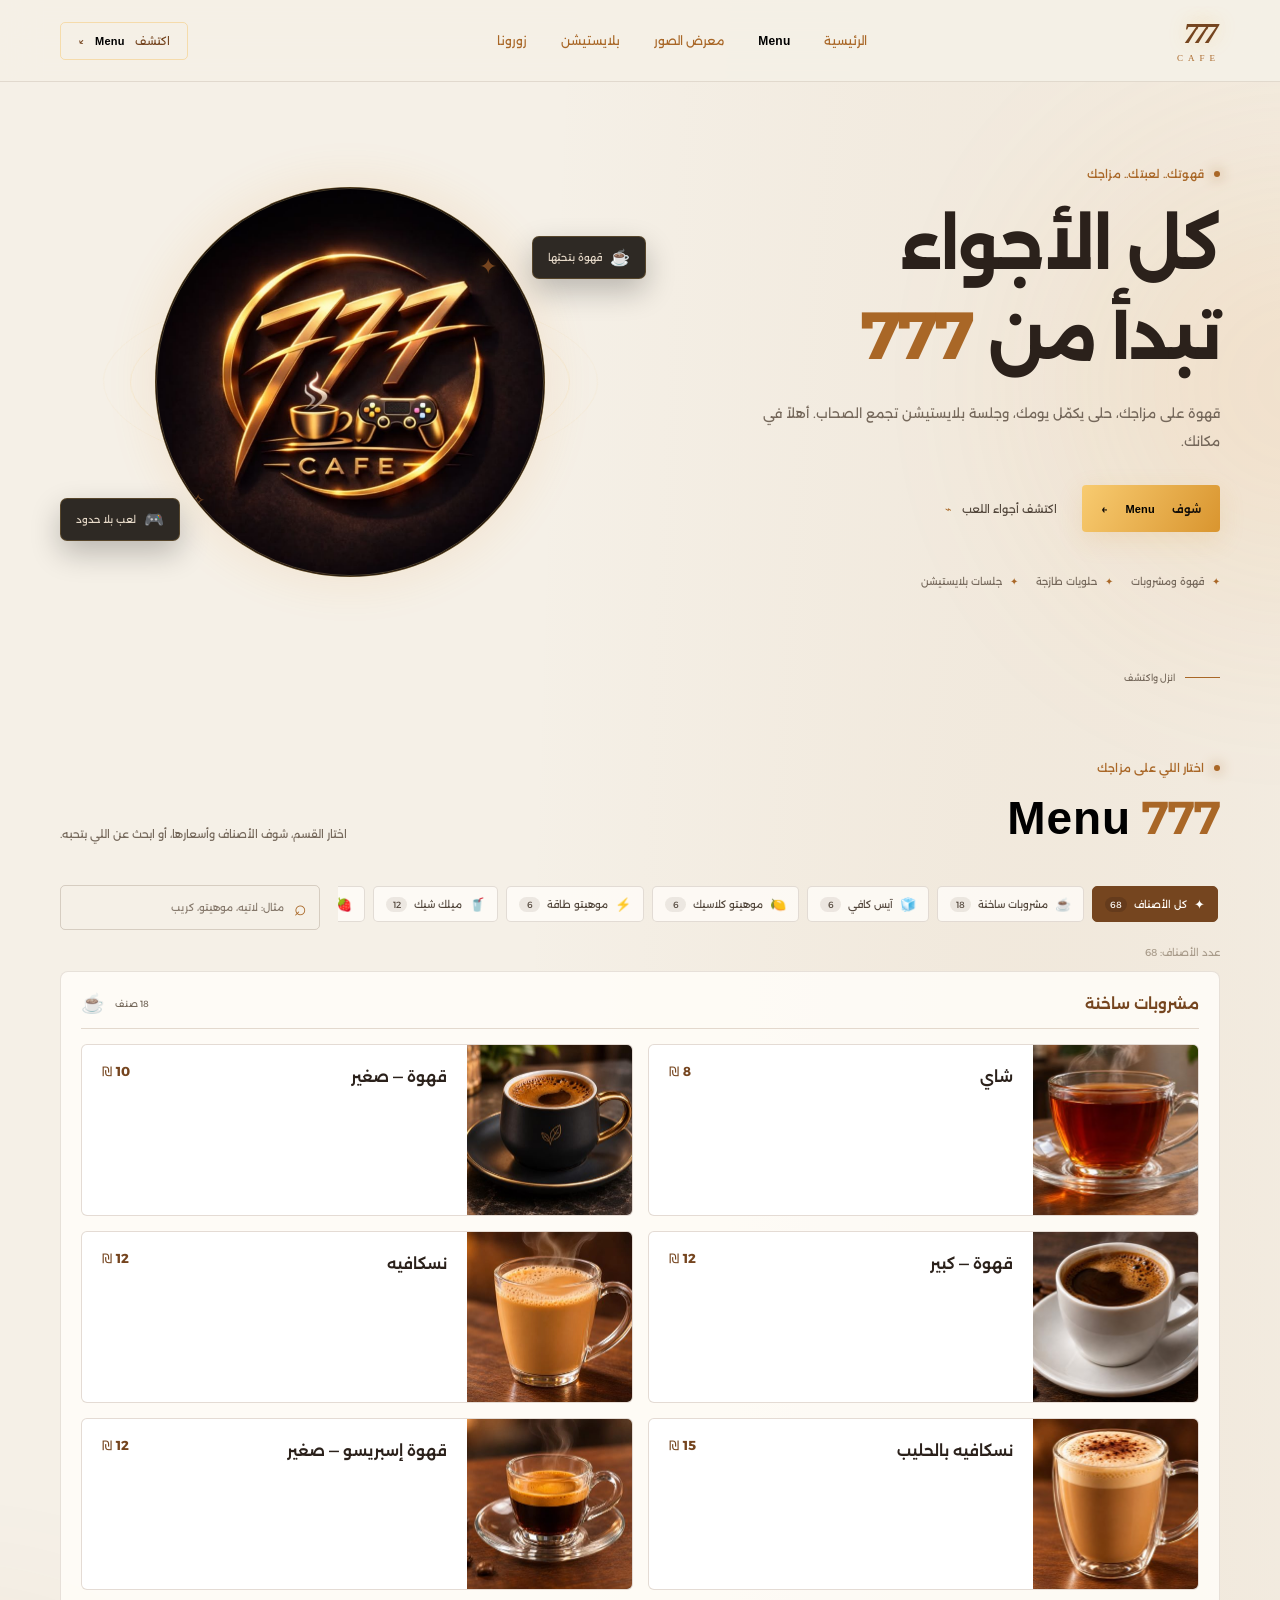
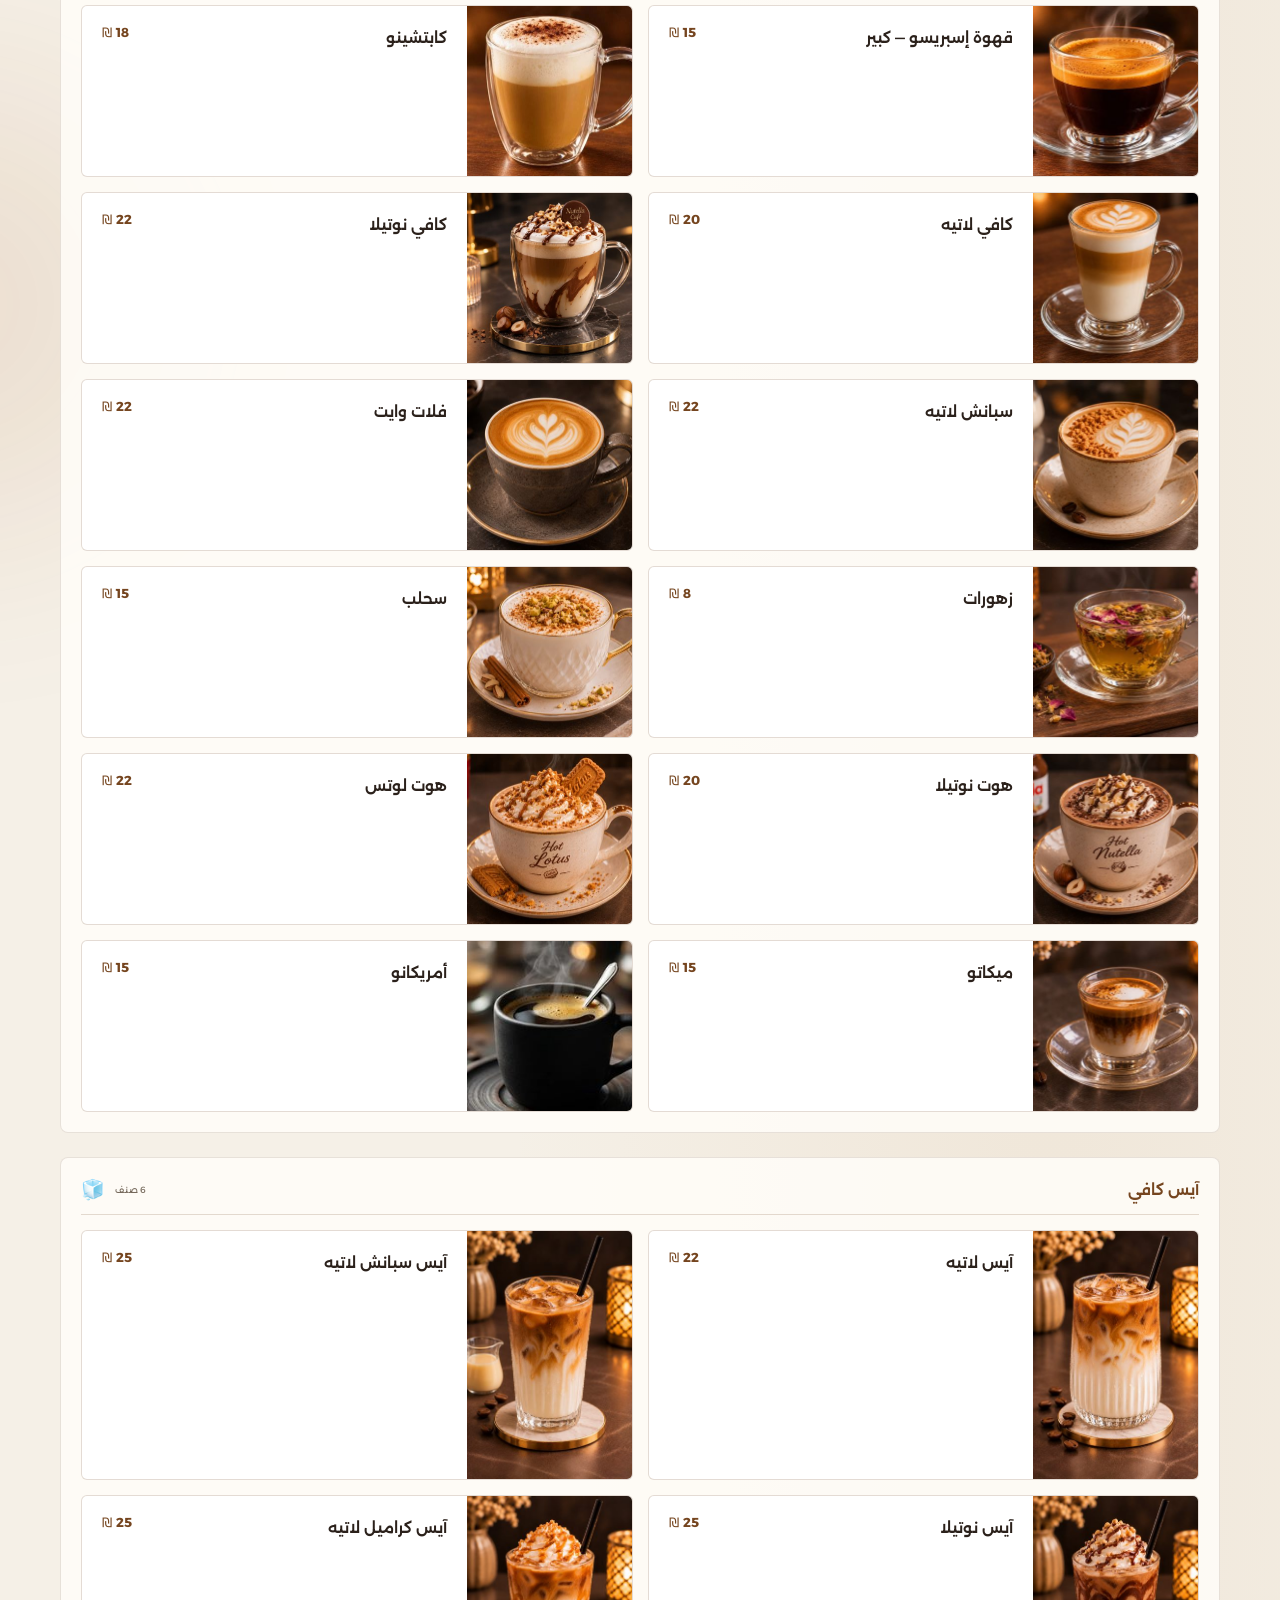
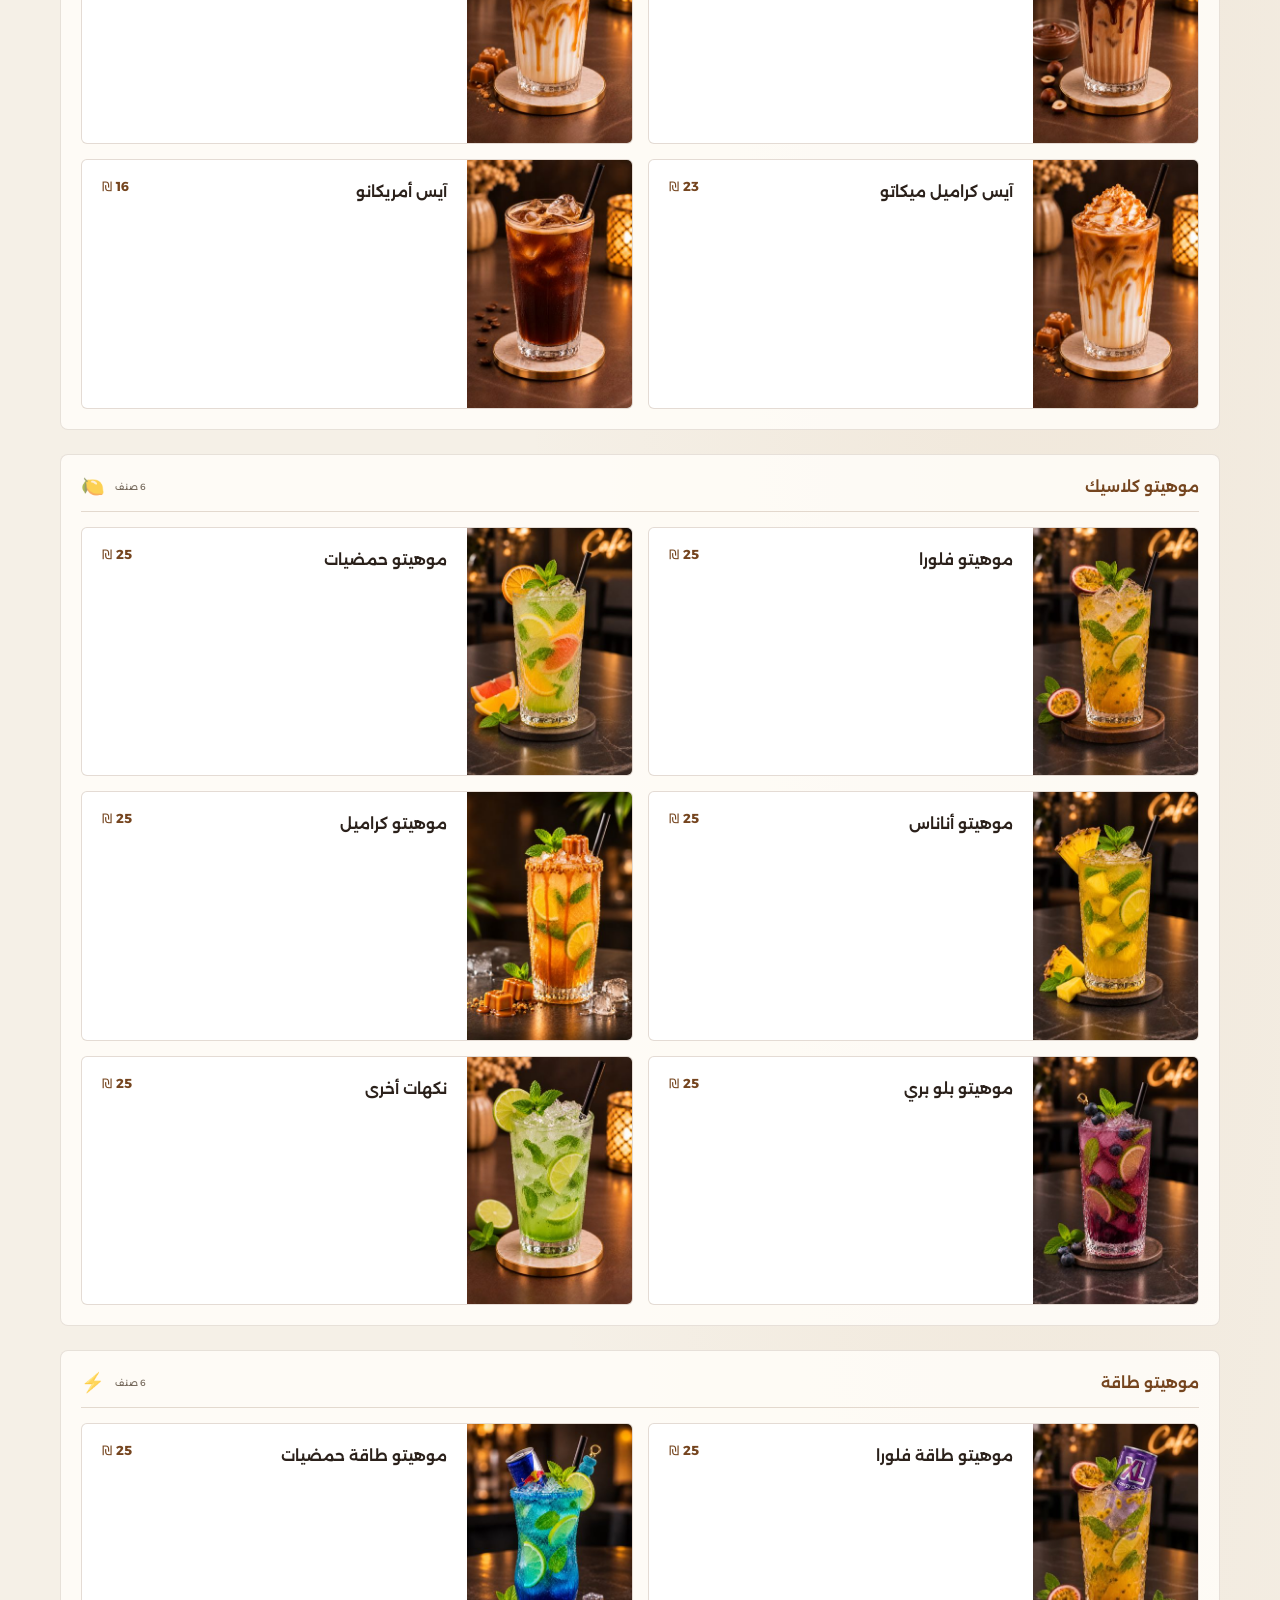
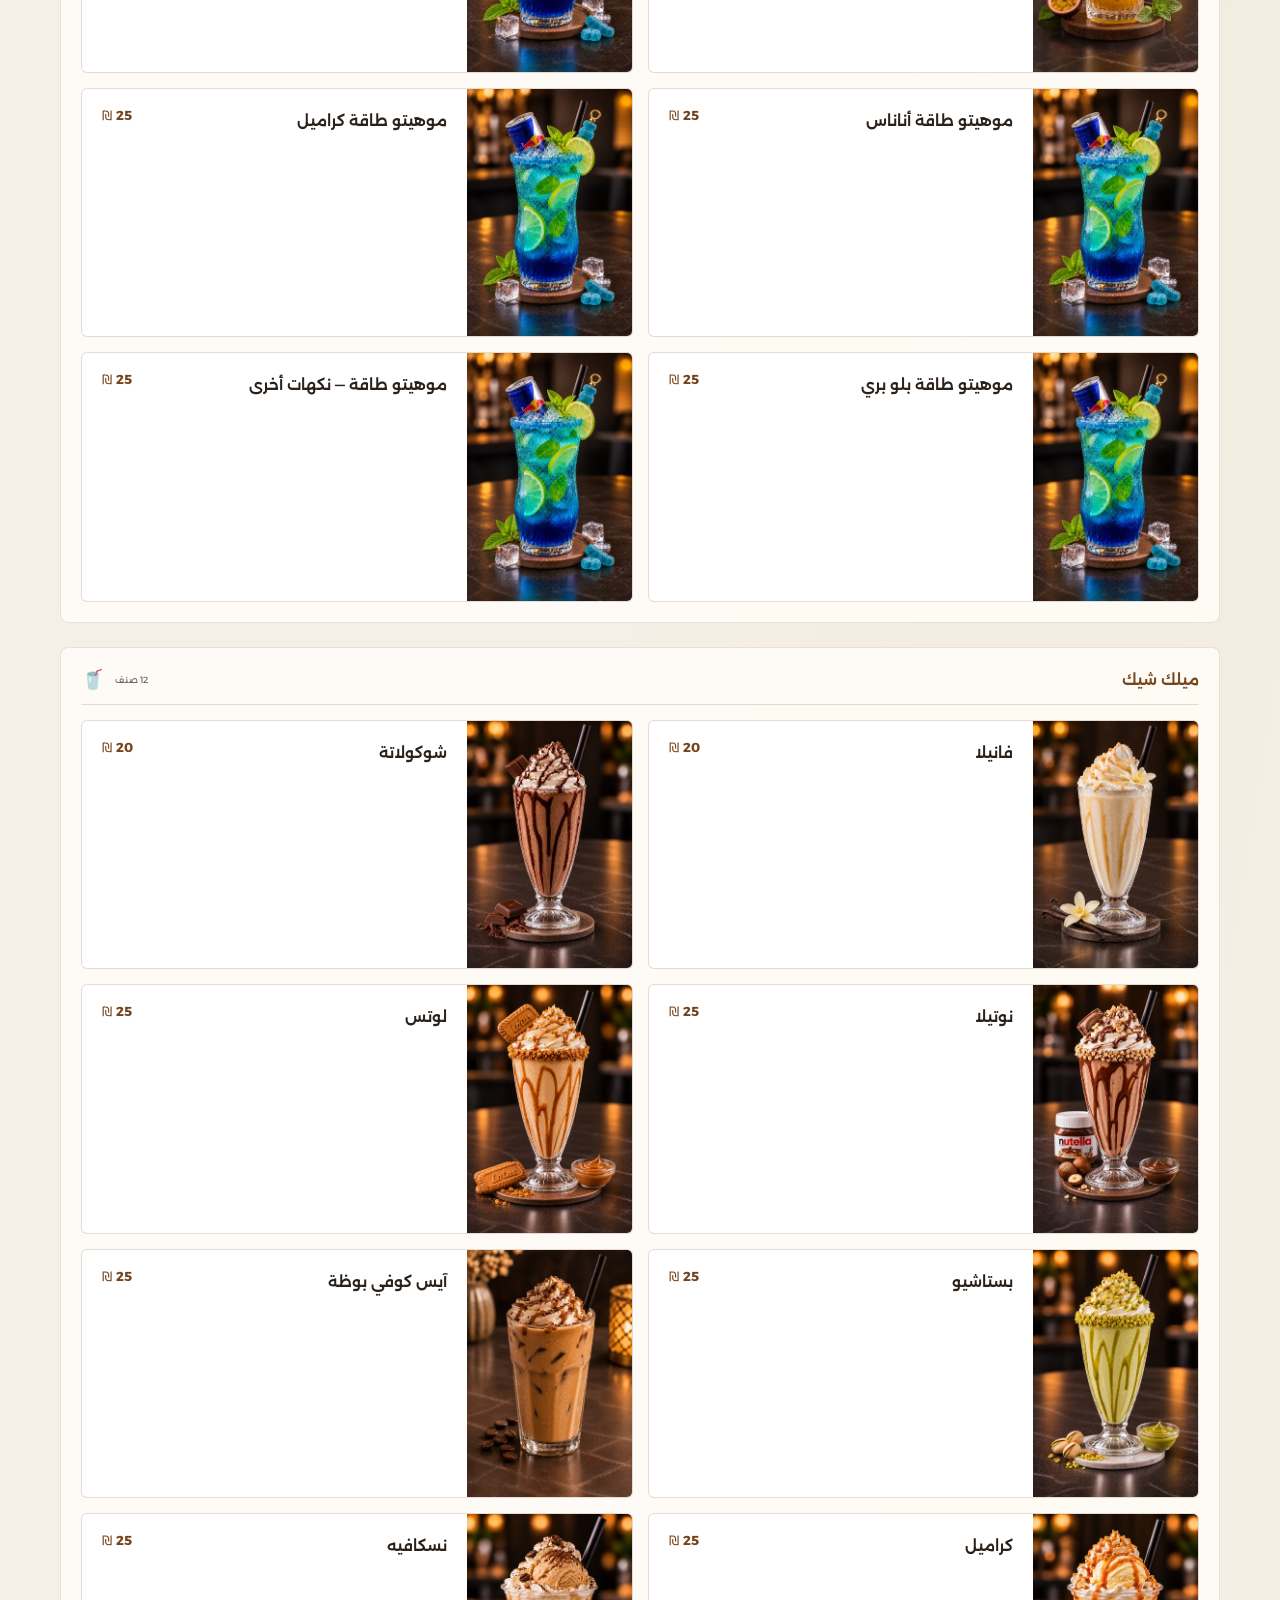
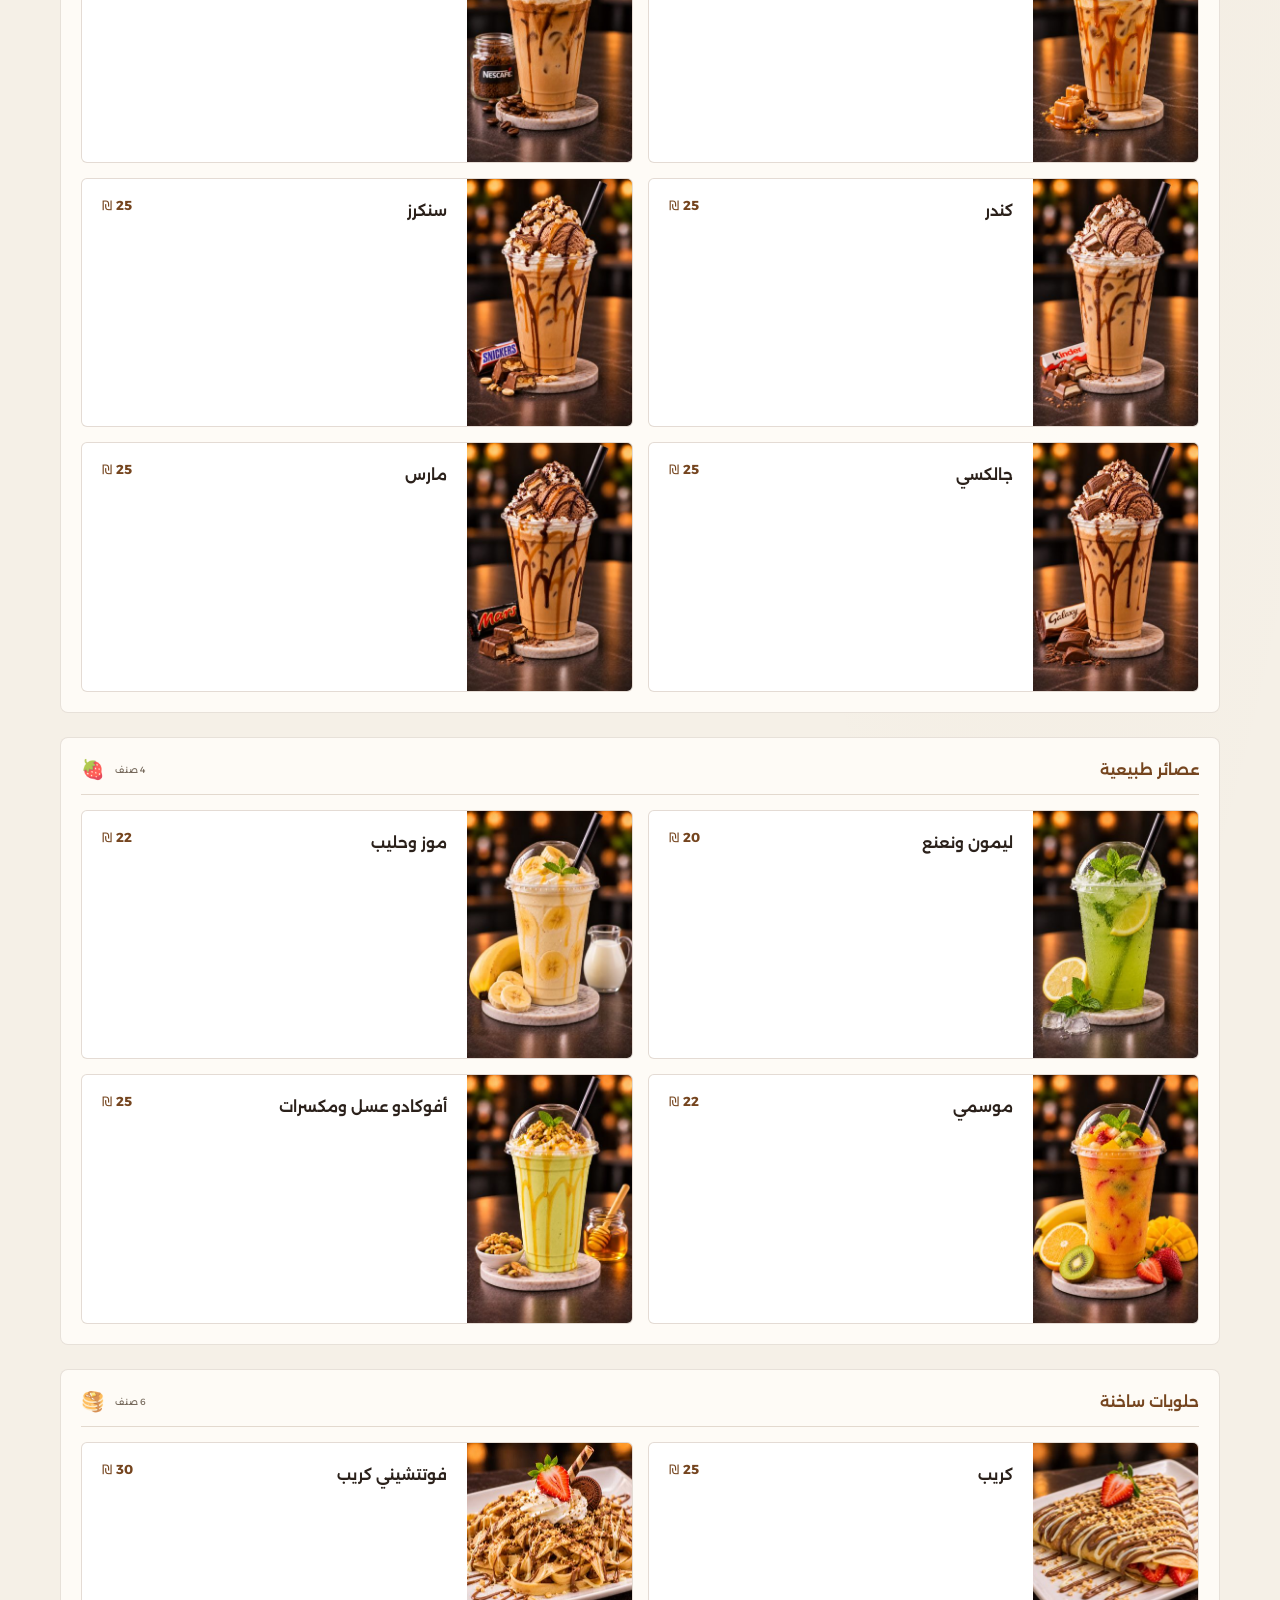
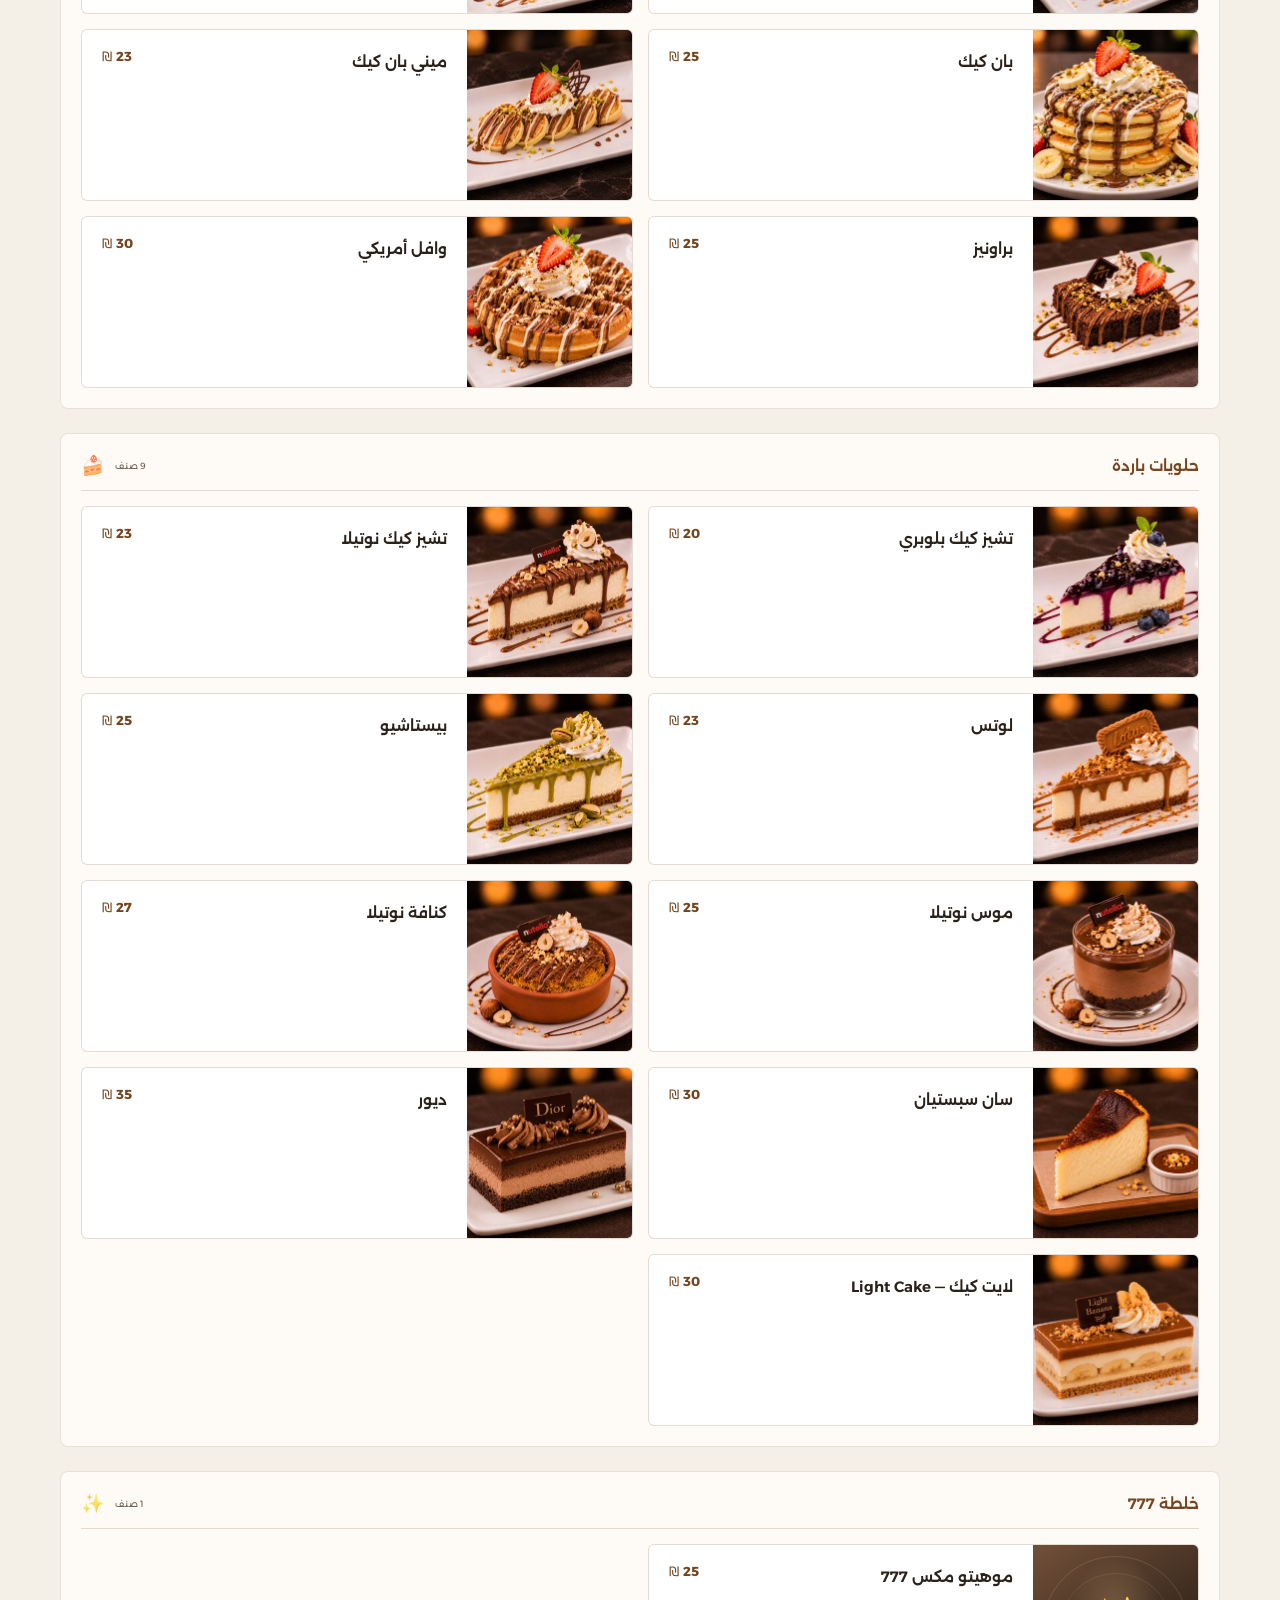
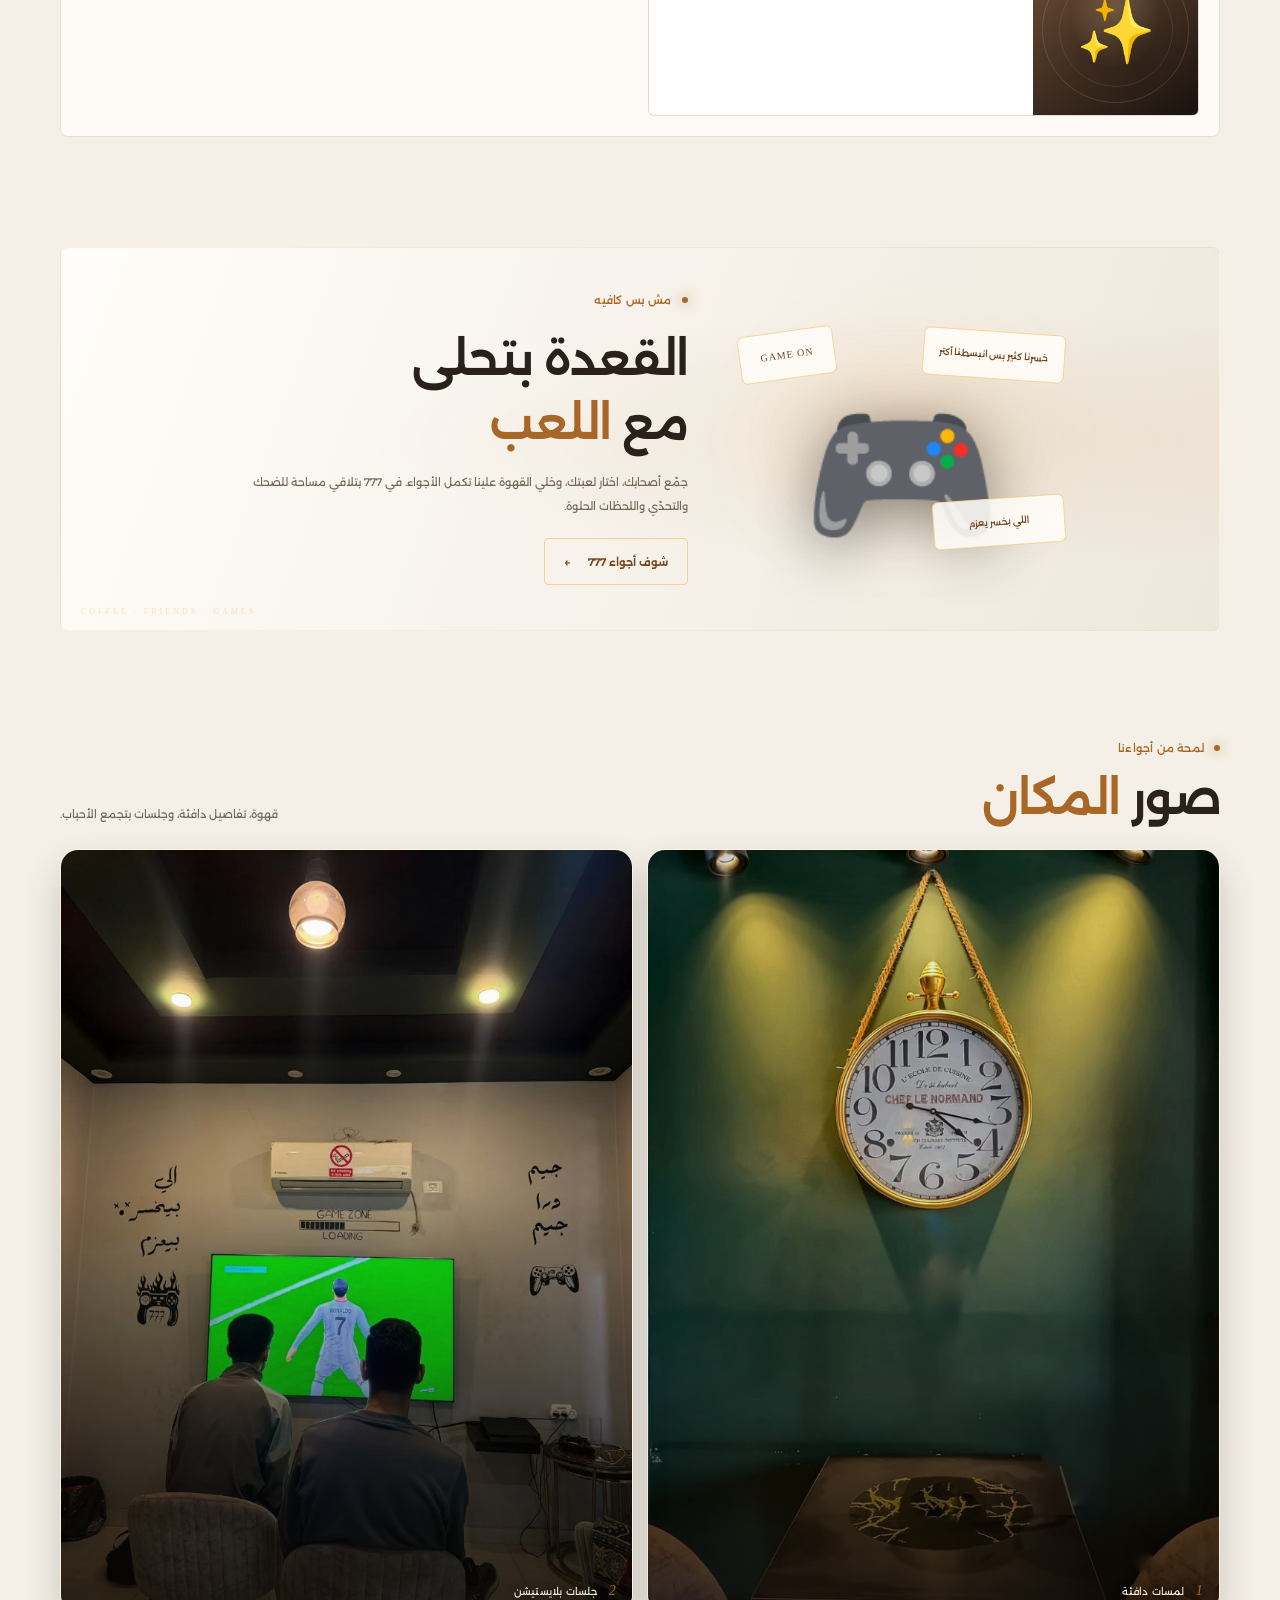
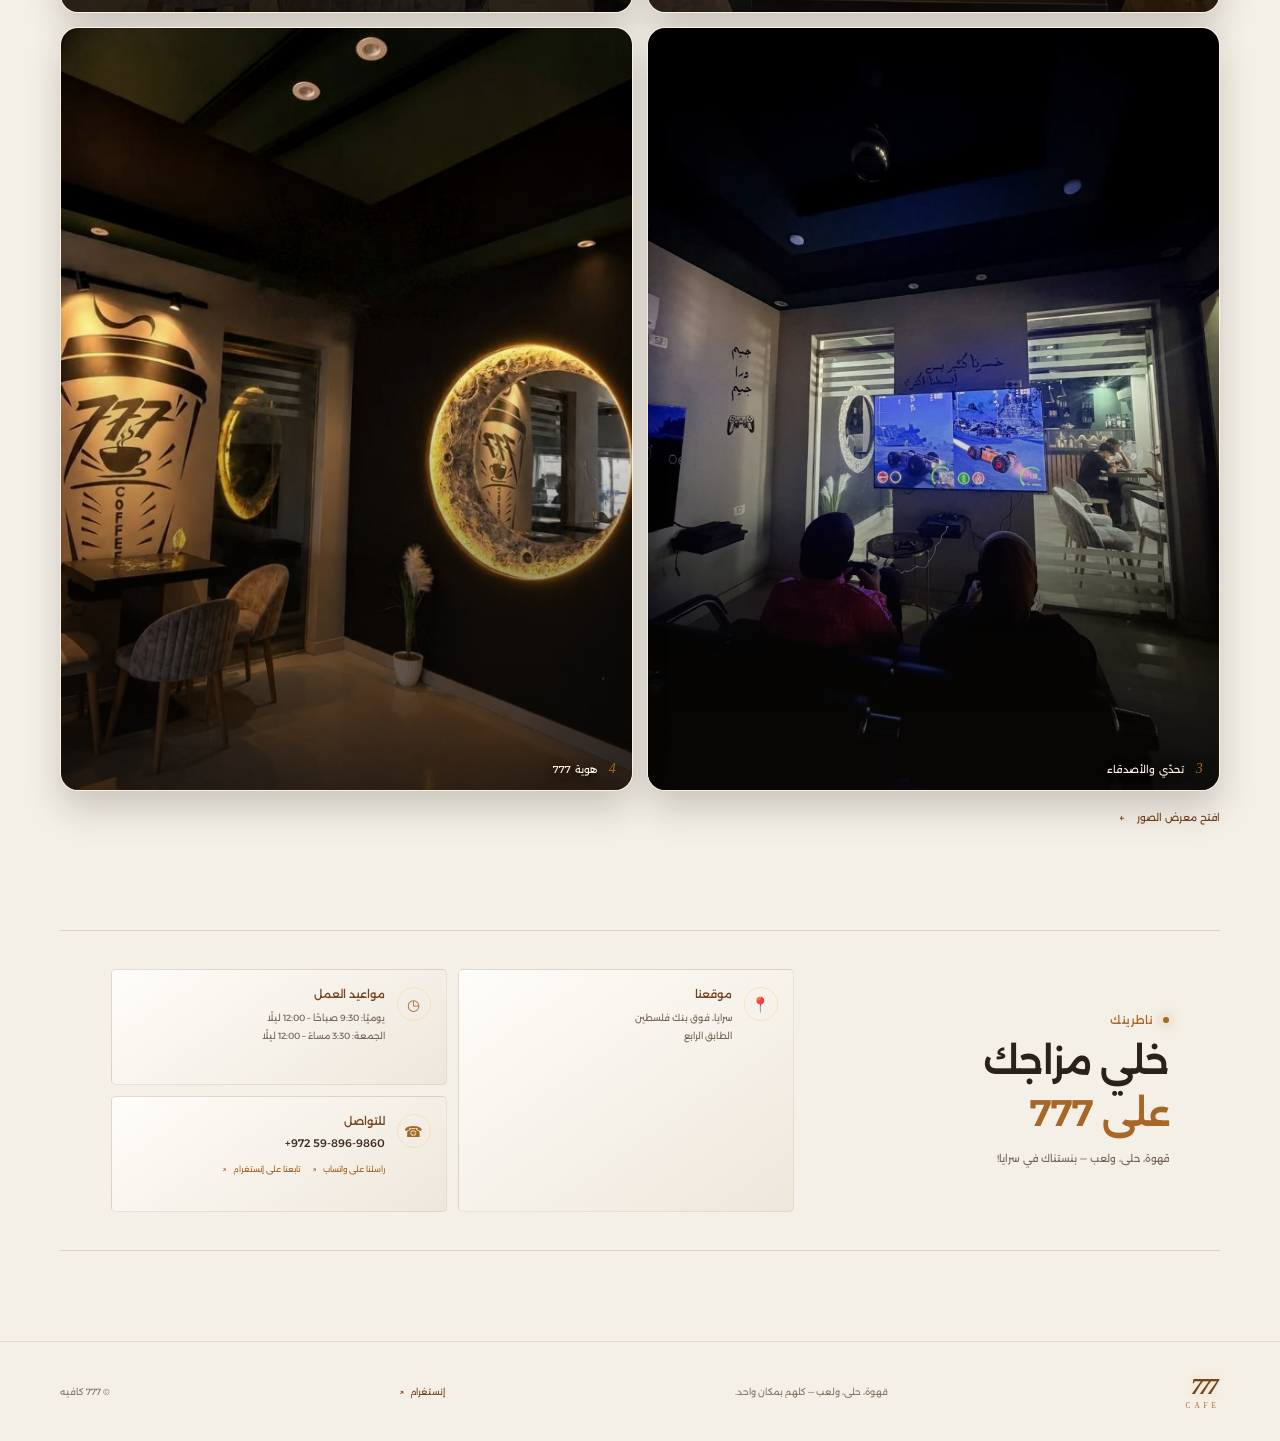
<file: index.html>
<!doctype html>
<html lang="ar" dir="rtl">
<head>
  <meta charset="utf-8">
  <meta name="viewport" content="width=device-width, initial-scale=1">
  <meta name="theme-color" content="#f5f0e7">
  <meta name="description" content="777 كافيه — قهوة، حلويات، موهيتو وأجواء بلايستيشن. اكتشف Menu وأجواء المكان.">
  <title>777 كافيه | قهوة ولعب</title>
  <link rel="preconnect" href="https://fonts.googleapis.com">
  <link rel="preconnect" href="https://fonts.gstatic.com" crossorigin>
  <link href="https://fonts.googleapis.com/css2?family=Alexandria:wght@300;400;500;600;700;800&display=swap" rel="stylesheet">
  <link rel="stylesheet" href="styles.css">
  <script src="script.js" defer></script>
</head>
<body>
  <div class="intro-screen" id="intro-screen" aria-hidden="true">
    <img class="intro-logo" src="assets/777-logo-source.png" alt="">
  </div>
  <div class="page-glow page-glow-one" aria-hidden="true"></div>
  <div class="page-glow page-glow-two" aria-hidden="true"></div>

  <header class="site-header">
    <a class="brand" href="#home" aria-label="777 كافيه — الصفحة الرئيسية">
      <span class="brand-mark">777</span>
      <span class="brand-name">CAFE</span>
    </a>
    <button class="menu-toggle" type="button" aria-label="فتح القائمة" aria-expanded="false">
      <span></span><span></span><span></span>
    </button>
    <nav class="main-nav" aria-label="القائمة الرئيسية">
      <a href="#home">الرئيسية</a>
      <a href="#menu"><span class="menu-english">Menu</span></a>
      <a href="gallery.html">معرض الصور</a>
      <a href="#playstation">بلايستيشن</a>
      <a href="#visit">زورونا</a>
    </nav>
    <a class="header-cta" href="#menu">اكتشف <span class="menu-english">Menu</span> <span aria-hidden="true">↙</span></a>
  </header>

  <main>
    <section class="hero section-shell" id="home">
      <div class="hero-copy">
        <p class="eyebrow"><span class="eyebrow-dot"></span> قهوتك.. لعبتك.. مزاجك</p>
        <h1>كل الأجواء<br>تبدأ من <span>777</span></h1>
        <p class="hero-description">قهوة على مزاجك، حلى يكمّل يومك، وجلسة بلايستيشن تجمع الصحاب. أهلاً في مكانك.</p>
        <div class="hero-actions">
          <a class="button button-gold" href="#menu">شوف <span class="menu-english">Menu</span> <span aria-hidden="true">←</span></a>
          <a class="text-link" href="#playstation">اكتشف أجواء اللعب <span aria-hidden="true">⌁</span></a>
        </div>
        <div class="hero-notes" aria-label="مميزات 777">
          <span><i aria-hidden="true">✦</i> قهوة ومشروبات</span>
          <span><i aria-hidden="true">✦</i> حلويات طازجة</span>
          <span><i aria-hidden="true">✦</i> جلسات بلايستيشن</span>
        </div>
      </div>
      <div class="hero-art">
        <div class="orbit orbit-one"></div>
        <div class="orbit orbit-two"></div>
        <div class="hero-logo-wrap">
          <img class="hero-logo" src="assets/777-logo-source.png" alt="شعار 777 كافيه مع فنجان قهوة ويد تحكم بلايستيشن">
          <span class="logo-spark spark-one" aria-hidden="true">✦</span>
          <span class="logo-spark spark-two" aria-hidden="true">✧</span>
        </div>
        <div class="floating-note note-top"><span>☕</span> قهوة بتحبّها</div>
        <div class="floating-note note-bottom"><span>🎮</span> لعب بلا حدود</div>
        <span class="hero-number" aria-hidden="true">777</span>
      </div>
      <a class="scroll-cue" href="#menu"><span></span> انزل واكتشف</a>
    </section>

    <section class="menu-section section-shell" id="menu">
      <div class="section-heading">
        <div>
          <p class="eyebrow"><span class="eyebrow-dot"></span> اختار اللي على مزاجك</p>
          <h2><span class="menu-english">Menu</span> <span>777</span></h2>
        </div>
        <p class="section-intro">اختار القسم، شوف الأصناف وأسعارها، أو ابحث عن اللي بتحبه.</p>
      </div>
      <div class="menu-toolbar">
        <div class="category-tabs" role="group" aria-label="تصفية Menu حسب القسم" id="category-tabs"></div>
        <label class="search-box">
          <span aria-hidden="true">⌕</span>
          <input type="search" id="menu-search" placeholder="مثال: لاتيه، موهيتو، كريب" aria-label="ابحث عن صنف أو قسم">
          <button class="search-clear" id="menu-search-clear" type="button" aria-label="مسح البحث" hidden>×</button>
        </label>
      </div>
      <div class="menu-status">
        <p class="menu-result-count" id="menu-result-count" aria-live="polite"></p>
      </div>
      <div class="menu-grid" id="menu-grid" aria-live="polite"></div>
      <div class="empty-state" id="empty-state" hidden>
        <p>ما لقينا أصناف مطابقة. جرّب كلمة ثانية أو اعرض كل الأصناف.</p>
        <button class="empty-reset" id="menu-reset" type="button">اعرض كل الأصناف</button>
      </div>
    </section>

    <section class="feature-banner section-shell" id="playstation">
      <div class="feature-visual">
        <div class="controller-glow" aria-hidden="true"></div>
        <span class="controller-icon" aria-hidden="true">🎮</span>
        <ul class="feature-game-badges" aria-label="عبارات جلسات البلايستيشن">
          <li class="feature-sticker feature-game-on">GAME ON</li>
          <li class="feature-game-phrase feature-game-fun">خسرنا كثير بس انبسطنا أكتر</li>
          <li class="feature-game-phrase feature-game-loser">اللي بخسر يعزم</li>
        </ul>
      </div>
      <div class="feature-copy">
        <p class="eyebrow"><span class="eyebrow-dot"></span> مش بس كافيه</p>
        <h2>القعدة بتحلى<br>مع <span>اللعب</span></h2>
        <p>جمّع أصحابك، اختار لعبتك، وخلي القهوة علينا تكمل الأجواء. في 777 بتلاقي مساحة للضحك والتحدّي واللحظات الحلوة.</p>
        <a class="button button-outline" href="#gallery">شوف أجواء 777 <span aria-hidden="true">←</span></a>
      </div>
      <div class="feature-side-label" aria-hidden="true">COFFEE · FRIENDS · GAMES</div>
    </section>

    <section class="gallery-section section-shell" id="gallery">
      <div class="section-heading">
        <div>
          <p class="eyebrow"><span class="eyebrow-dot"></span> لمحة من أجواءنا</p>
          <h2>صور <span>المكان</span></h2>
        </div>
        <p class="section-intro">قهوة، تفاصيل دافئة، وجلسات بتجمع الأحباب.</p>
      </div>
      <div class="gallery-grid">
        <figure class="gallery-card gallery-tall">
          <img src="assets/gallery/gallery-1.jpg" alt="ساعة حائط على جدار أخضر في الكافيه" loading="lazy">
          <figcaption><span>1</span> لمسات دافئة</figcaption>
        </figure>
        <figure class="gallery-card">
          <img src="assets/gallery/gallery-2.jpg" alt="جلسة لعب داخل الكافيه" loading="lazy">
          <figcaption><span>2</span> جلسات بلايستيشن</figcaption>
        </figure>
        <figure class="gallery-card">
          <img src="assets/gallery/gallery-3.jpg" alt="جلسة لعب قريبة من شاشة التلفاز" loading="lazy">
          <figcaption><span>3</span> تحدّي والأصدقاء</figcaption>
        </figure>
        <figure class="gallery-card gallery-wide">
          <img src="assets/gallery/gallery-4.jpg" alt="ممر كافيه مع مرآة دائرية واكسسوارات" loading="lazy">
          <figcaption><span>4</span> هوية 777</figcaption>
        </figure>
      </div>
      <a class="gallery-more" href="gallery.html">افتح معرض الصور <span aria-hidden="true">←</span></a>
    </section>

    <section class="visit-section section-shell" id="visit">
      <div class="visit-heading">
        <p class="eyebrow"><span class="eyebrow-dot"></span> ناطرينك</p>
        <h2>خلي مزاجك<br><span>على 777</span></h2>
        <p>قهوة، حلى، ولعب — بنستناك في سرايا!</p>
      </div>
      <div class="visit-details">
        <article class="visit-card">
          <span class="visit-icon" aria-hidden="true">📍</span>
          <div>
            <h3>موقعنا</h3>
            <p>سرايا، فوق بنك فلسطين<br>الطابق الرابع</p>
          </div>
        </article>
        <article class="visit-card">
          <span class="visit-icon" aria-hidden="true">◷</span>
          <div>
            <h3>مواعيد العمل</h3>
            <p>يوميًا: 9:30 صباحًا – 12:00 ليلًا<br>الجمعة: 3:30 مساءً – 12:00 ليلًا</p>
          </div>
        </article>
        <article class="visit-card">
          <span class="visit-icon" aria-hidden="true">☎</span>
          <div>
            <h3>للتواصل</h3>
            <a class="phone-number" href="tel:+972598969860" dir="ltr">+972 59-896-9860</a>
            <a class="visit-link" href="https://wa.me/972598969860" target="_blank" rel="noopener noreferrer">راسلنا على واتساب <span aria-hidden="true">↗</span></a>
            <a class="visit-link instagram-link" href="https://www.instagram.com/caffee.777/" target="_blank" rel="noopener noreferrer">تابعنا على إنستغرام <span aria-hidden="true">↗</span></a>
          </div>
        </article>
      </div>
    </section>
  </main>

  <footer class="site-footer">
    <a class="brand footer-brand" href="#home" aria-label="777 كافيه — للأعلى">
      <span class="brand-mark">777</span><span class="brand-name">CAFE</span>
    </a>
    <p>قهوة، حلى، ولعب — كلهم بمكان واحد.</p>
    <a class="footer-social-link" href="https://www.instagram.com/caffee.777/" target="_blank" rel="noopener noreferrer">إنستغرام <span aria-hidden="true">↗</span></a>
    <span class="copyright">© 777 كافيه</span>
  </footer>
  <script>
  if ('serviceWorker' in navigator) {
    window.addEventListener('load', () => {
      navigator.serviceWorker.register('./sw.js')
        .then(() => console.log('ميزة العمل بدون إنترنت مفعّلة بنجاح!'))
        .catch((err) => console.log('خطأ في تفعيل الميزة:', err));
    });
  }
</script>
</body>
</html>
</file>
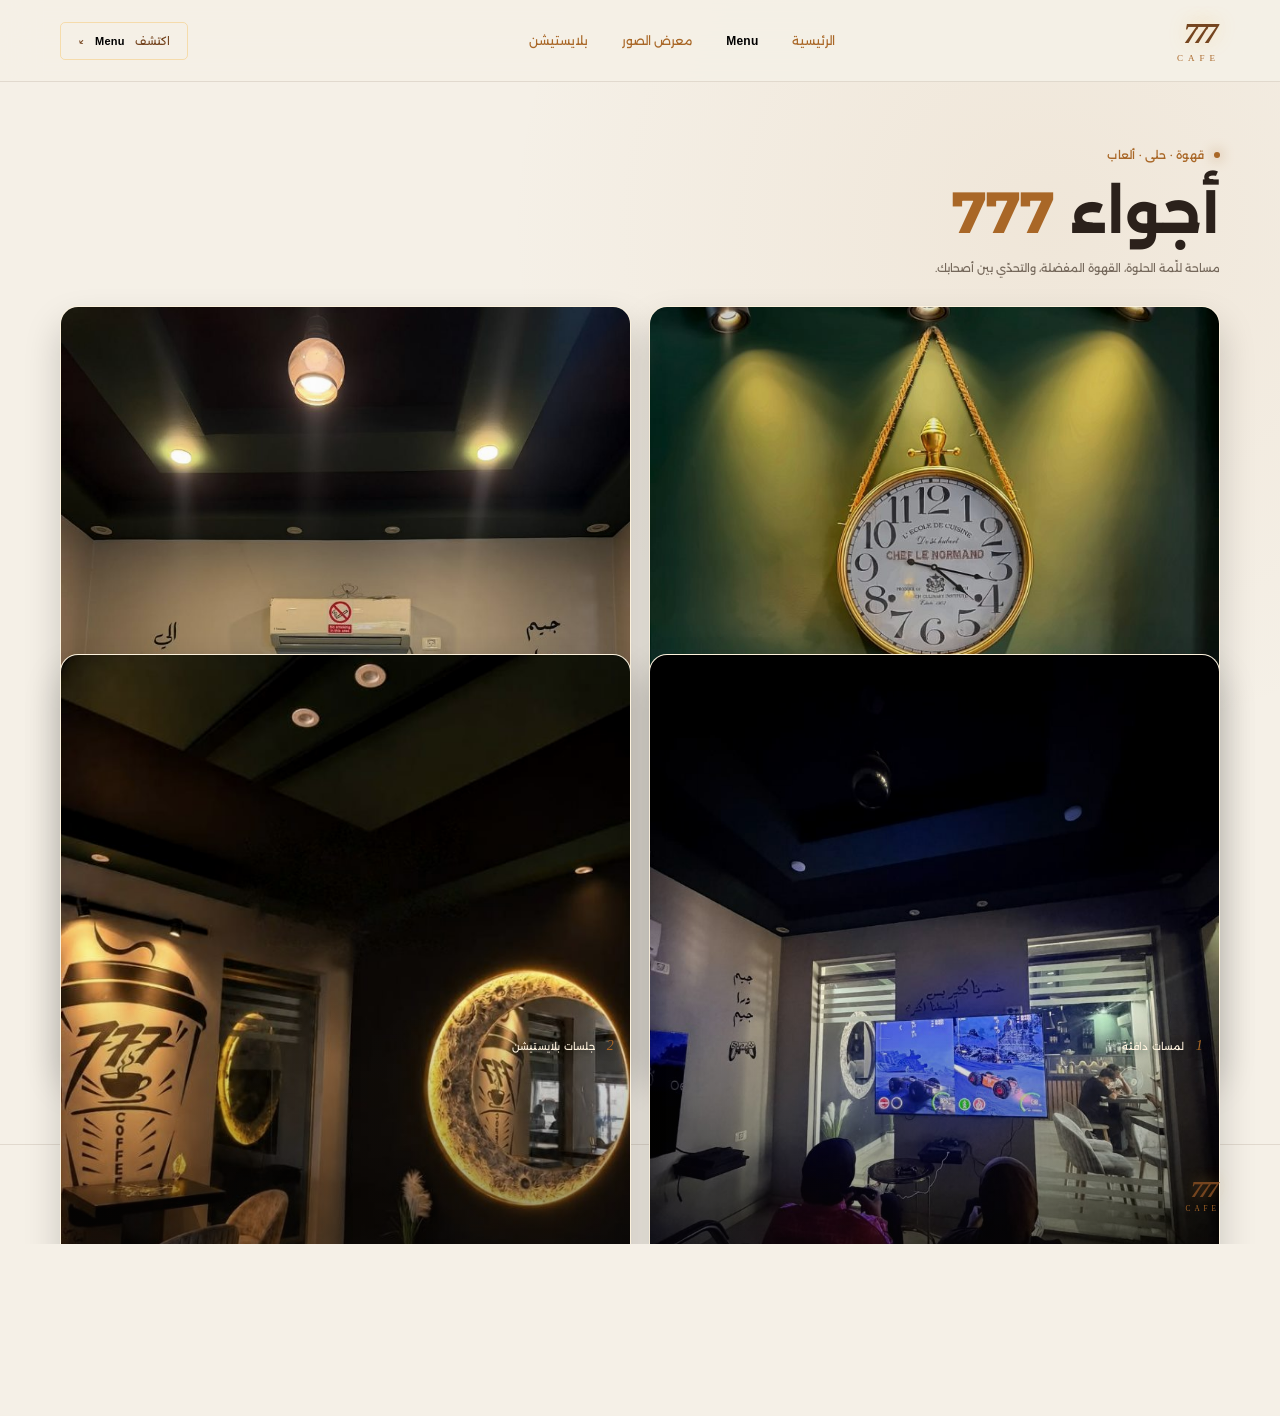
<file: gallery.html>
<!doctype html>
<html lang="ar" dir="rtl">
<head>
  <meta charset="utf-8">
  <meta name="viewport" content="width=device-width, initial-scale=1">
  <meta name="theme-color" content="#f5f0e7">
  <meta name="description" content="معرض صور 777 كافيه — أجواء القهوة والحلى والبلايستيشن.">
  <title>معرض الصور | 777 كافيه</title>
  <link rel="preconnect" href="https://fonts.googleapis.com">
  <link rel="preconnect" href="https://fonts.gstatic.com" crossorigin>
  <link href="https://fonts.googleapis.com/css2?family=Alexandria:wght@300;400;500;600;700;800&display=swap" rel="stylesheet">
  <link rel="stylesheet" href="styles.css">
  <script src="script.js" defer></script>
</head>
<body>
  <header class="site-header">
    <a class="brand" href="index.html" aria-label="777 كافيه — الصفحة الرئيسية">
      <span class="brand-mark">777</span>
      <span class="brand-name">CAFE</span>
    </a>
    <button class="menu-toggle" type="button" aria-label="فتح القائمة" aria-expanded="false">
      <span></span><span></span><span></span>
    </button>
    <nav class="main-nav gallery-nav" aria-label="القائمة الرئيسية">
      <a href="index.html#home">الرئيسية</a>
      <a href="index.html#menu"><span class="menu-english">Menu</span></a>
      <a href="gallery.html" aria-current="page">معرض الصور</a>
      <a href="index.html#playstation">بلايستيشن</a>
    </nav>
    <a class="header-cta" href="index.html#menu">اكتشف <span class="menu-english">Menu</span> <span aria-hidden="true">↙</span></a>
  </header>

  <main>
    <section class="gallery-page section-shell">
      <div class="gallery-page-heading">
        <p class="eyebrow"><span class="eyebrow-dot"></span> قهوة · حلى · ألعاب</p>
        <h1>أجواء <span>777</span></h1>
        <p>مساحة للّمة الحلوة، القهوة المفضلة، والتحدّي بين أصحابك.</p>
      </div>
      <div class="gallery-grid gallery-page-grid">
        <figure class="gallery-card gallery-tall">
          <img src="assets/gallery/gallery-1.jpg" alt="ساعة حائط على جدار أخضر في الكافيه">
          <figcaption><span>1</span> لمسات دافئة</figcaption>
        </figure>
        <figure class="gallery-card">
          <img src="assets/gallery/gallery-2.jpg" alt="جلسة لعب داخل الكافيه">
          <figcaption><span>2</span> جلسات بلايستيشن</figcaption>
        </figure>
        <figure class="gallery-card">
          <img src="assets/gallery/gallery-3.jpg" alt="جلسة لعب قريبة من شاشة التلفاز">
          <figcaption><span>3</span> تحدّي والأصدقاء</figcaption>
        </figure>
        <figure class="gallery-card gallery-wide">
          <img src="assets/gallery/gallery-4.jpg" alt="ممر كافيه مع مرآة دائرية واكسسوارات">
          <figcaption><span>4</span> هوية 777</figcaption>
        </figure>
      </div>
      <a class="button button-outline gallery-back" href="index.html#home">العودة للرئيسية <span aria-hidden="true">←</span></a>
    </section>
  </main>

  <footer class="site-footer">
    <a class="brand footer-brand" href="index.html" aria-label="777 كافيه — الصفحة الرئيسية">
      <span class="brand-mark">777</span><span class="brand-name">CAFE</span>
    </a>
    <p>قهوة، حلى، ولعب — كلهم بمكان واحد.</p>
    <a class="footer-social-link" href="https://www.instagram.com/caffee.777/" target="_blank" rel="noopener noreferrer">إنستغرام <span aria-hidden="true">↗</span></a>
    <span class="copyright">© 777 كافيه</span>
  </footer>
</body>
</html>
</file>
<file: styles.css>
:root {
  color-scheme: light;
  --bg: #f5f0e7;
  --panel: #fffdf9;
  --panel-soft: #eee7dc;
  --gold: #a96727;
  --gold-light: #75451f;
  --text: #2b211b;
  --muted: #75685b;
  --line: rgba(120, 78, 42, .2);
  font-family: "Alexandria", Tahoma, sans-serif;
  font-synthesis: none;
  text-rendering: optimizeLegibility;
}

* { box-sizing: border-box; }
html { overflow-x: clip; scroll-behavior: smooth; scroll-padding-top: 96px; }
body {
  margin: 0;
  min-width: 320px;
  overflow-x: hidden;
  background:
    radial-gradient(ellipse at 82% 18%, rgba(185, 132, 72, .09), transparent 34rem),
    var(--bg);
  color: var(--text);
}
body, button, input { font-family: "Alexandria", Tahoma, sans-serif; }
a { color: inherit; text-decoration: none; }
button, input { color: inherit; }
::selection { color: var(--bg); background: var(--gold); }

.intro-screen {
  position: fixed;
  z-index: 100;
  inset: 0;
  display: grid;
  place-items: center;
  overflow: hidden;
  background: #100d0a;
  animation: intro-fade 2s ease forwards;
}
.intro-logo {
  width: min(230px, 58vw);
  height: min(230px, 58vw);
  border-radius: 50%;
  object-fit: cover;
  object-position: center;
  animation: intro-logo-motion 2s ease-in-out forwards;
}
@keyframes intro-logo-motion {
  0% { opacity: 0; transform: scale(.88); }
  18% { opacity: 1; transform: scale(1.04); }
  72% { opacity: 1; transform: scale(.96); }
  100% { opacity: .8; transform: scale(.9); }
}
@keyframes intro-fade {
  0%, 82% { opacity: 1; visibility: visible; }
  100% { opacity: 0; visibility: hidden; }
}

.page-glow {
  position: fixed;
  z-index: -1;
  width: 28rem;
  height: 28rem;
  pointer-events: none;
  border-radius: 50%;
  filter: blur(115px);
  opacity: .11;
}
.page-glow-one { top: 10rem; right: -15rem; background: #e48d26; }
.page-glow-two { top: 105rem; left: -17rem; background: #a75419; }
.section-shell { width: min(1160px, calc(100% - 64px)); margin-inline: auto; }

.site-header {
  position: sticky;
  z-index: 20;
  top: 0;
  display: flex;
  align-items: center;
  justify-content: space-between;
  min-height: 82px;
  padding: 12px max(32px, calc((100% - 1160px) / 2));
  border-bottom: 1px solid rgba(91, 67, 45, .13);
  background: rgba(245, 240, 231, .92);
  backdrop-filter: blur(18px);
}
.brand { display: inline-flex; flex-direction: column; align-items: center; line-height: 1; }
.brand-mark {
  color: var(--gold-light);
  font-family: Georgia, serif;
  font-size: 30px;
  font-style: italic;
  font-weight: 700;
  letter-spacing: -5px;
  text-shadow: 0 0 18px rgba(243, 184, 75, .36);
}
.brand-name { margin-top: 5px; color: var(--gold); font: 9px Georgia, serif; letter-spacing: 5px; }
.main-nav { display: flex; align-items: center; gap: 34px; }
.main-nav a { color: #a96727; font-size: 12px; transition: color .2s ease; }
.main-nav a:hover, .main-nav a:focus-visible { color: #75451f; }
.menu-english { color: #000; font-family: "Arial Black", Impact, sans-serif; font-weight: 900; letter-spacing: .02em; }
.header-cta {
  padding: 11px 17px;
  border: 1px solid rgba(243,184,75,.38);
  border-radius: 5px;
  color: var(--gold-light);
  font-size: 11px;
  transition: background .2s, color .2s;
}
.header-cta:hover { color: var(--bg); background: var(--gold); }
.header-cta span { margin-right: 7px; }
.menu-toggle { display: none; }

.hero {
  position: relative;
  display: grid;
  grid-template-columns: 1fr 1fr;
  align-items: center;
  min-height: 625px;
  padding-top: 54px;
  padding-bottom: 80px;
}
.hero-copy { position: relative; z-index: 2; padding-bottom: 8px; }
.eyebrow {
  display: flex;
  align-items: center;
  gap: 10px;
  margin: 0 0 20px;
  color: var(--gold);
  font-size: 11px;
  font-weight: 500;
  letter-spacing: .2px;
}
.eyebrow-dot { width: 6px; height: 6px; border-radius: 50%; background: var(--gold); box-shadow: 0 0 13px var(--gold); }
h1, h2, p { margin-top: 0; }
.hero h1 { margin-bottom: 20px; font-size: clamp(42px, 5.2vw, 70px); line-height: 1.35; font-weight: 700; letter-spacing: -2px; }
.hero h1 span, h2 span { color: var(--gold); }
.hero-description { max-width: 460px; margin-bottom: 29px; color: var(--muted); font-size: 13px; line-height: 2.15; }
.hero-actions { display: flex; align-items: center; gap: 25px; }
.button {
  display: inline-flex;
  min-height: 47px;
  align-items: center;
  justify-content: center;
  gap: 17px;
  padding: 0 19px;
  border-radius: 4px;
  font-size: 11px;
  font-weight: 600;
  transition: transform .2s, background .2s, color .2s;
}
.button:hover { transform: translateY(-2px); }
.button-gold { color: #17110a; background: linear-gradient(120deg, #f8cb70, #d9952f); box-shadow: 0 8px 26px rgba(217,149,47,.15); }
.button-gold:hover { background: var(--gold-light); }
.button-outline { border: 1px solid rgba(243,184,75,.55); color: var(--gold-light); }
.button-outline:hover { color: #fffdf9; background: var(--gold); }
.text-link { color: #53473c; font-size: 11px; }
.text-link span { margin-right: 7px; color: var(--gold); }
.hero-notes { display: flex; flex-wrap: wrap; gap: 18px; margin-top: 43px; color: #75685b; font-size: 10px; }
.hero-notes i { margin-left: 5px; color: var(--gold); font-style: normal; }
.hero-art { position: relative; display: grid; min-height: 470px; place-items: center; }
.hero-logo-wrap {
  position: relative;
  z-index: 1;
  width: min(390px, 78%);
  aspect-ratio: 1;
  overflow: hidden;
  border: 1px solid rgba(243,184,75,.28);
  border-radius: 50%;
  background: #100b08;
  box-shadow: 0 0 50px rgba(228,145,42,.14), inset 0 0 35px rgba(243,184,75,.08);
  animation: logo-float 5s ease-in-out infinite;
}
.hero-logo-wrap::after {
  position: absolute;
  inset: 0;
  border: 1px solid rgba(255,218,139,.24);
  border-radius: 50%;
  content: "";
  pointer-events: none;
}
.hero-logo { width: 100%; height: 100%; object-fit: cover; object-position: center; }
.orbit { position: absolute; width: 440px; height: 440px; border: 1px solid rgba(243,184,75,.13); border-radius: 50%; }
.orbit-one { transform: rotateX(68deg) rotate(-23deg); animation: orbit-turn 15s linear infinite; }
.orbit-two { width: 495px; height: 495px; border-color: rgba(243,184,75,.08); transform: rotateX(68deg) rotate(35deg); }
.logo-spark { position: absolute; color: var(--gold-light); text-shadow: 0 0 18px var(--gold); animation: sparkle 2.5s ease-in-out infinite; }
.spark-one { top: 17%; right: 12%; font-size: 22px; }
.spark-two { bottom: 17%; left: 9%; font-size: 17px; animation-delay: .8s; }
.floating-note {
  position: absolute;
  z-index: 3;
  display: flex;
  align-items: center;
  gap: 8px;
  padding: 11px 15px;
  border: 1px solid rgba(243,184,75,.2);
  border-radius: 7px;
  background: rgba(25,19,15,.9);
  color: #e6d9c8;
  font-size: 10px;
  box-shadow: 0 12px 30px rgba(0,0,0,.24);
  animation: note-float 4s ease-in-out infinite;
}
.floating-note span { font-size: 16px; }
.note-top { top: 19%; right: -1%; }
.note-bottom { bottom: 16%; left: 0; animation-delay: .6s; }
.hero-number { position: absolute; z-index: -1; color: rgba(243,184,75,.055); font: italic 170px Georgia, serif; letter-spacing: -20px; }
.scroll-cue { position: absolute; right: 0; bottom: 24px; display: flex; align-items: center; gap: 10px; color: #75685b; font-size: 9px; }
.scroll-cue span { width: 35px; height: 1px; background: var(--gold); }

.menu-section { padding-top: 54px; padding-bottom: 110px; }
.section-heading { display: flex; align-items: end; justify-content: space-between; gap: 30px; margin-bottom: 34px; }
.section-heading .eyebrow { margin-bottom: 11px; }
h2 { margin-bottom: 0; font-size: clamp(30px, 4vw, 46px); line-height: 1.4; font-weight: 600; letter-spacing: -1px; }
.section-intro { max-width: 330px; margin: 0 0 5px; color: var(--muted); font-size: 11px; line-height: 2; }
.menu-toolbar { display: flex; align-items: center; justify-content: space-between; gap: 18px; margin-bottom: 16px; }
.category-tabs { display: flex; flex: 1 1 0; min-width: 0; gap: 8px; overflow-x: auto; padding: 2px 2px 8px; scrollbar-width: thin; }
.category-tab {
  display: inline-flex;
  flex: 0 0 auto;
  align-items: center;
  gap: 7px;
  padding: 9px 12px;
  border: 1px solid rgba(91,67,45,.16);
  border-radius: 5px;
  background: rgba(255,253,249,.78);
  color: #53473c;
  cursor: pointer;
  font-size: 10px;
  white-space: nowrap;
  transition: border-color .2s, color .2s, background .2s;
}
.category-tab:hover, .category-tab:focus-visible { border-color: var(--gold); color: var(--gold-light); }
.category-tab.active { border-color: #75451f; color: #fffdf9; background: #75451f; }
.category-tab-icon { font-size: 13px; }
.category-tab-count {
  min-width: 21px;
  padding: 2px 5px;
  border-radius: 10px;
  background: rgba(91,67,45,.1);
  color: inherit;
  font-size: 9px;
  text-align: center;
}
.category-tab.active .category-tab-count { background: rgba(16,13,10,.16); }
.search-box {
  display: flex;
  flex: 0 0 260px;
  align-items: center;
  gap: 8px;
  padding: 0 12px;
  border: 1px solid rgba(91,67,45,.2);
  border-radius: 5px;
  color: var(--gold);
}
.search-box > span { font-size: 21px; }
.search-box input { width: 100%; min-width: 0; height: 43px; border: 0; outline: 0; background: transparent; color: var(--text); font-size: 10px; }
.search-box input::placeholder { color: #86796c; }
.search-box:focus-within { border-color: rgba(243,184,75,.55); }
.search-clear { display: grid; flex: 0 0 25px; width: 25px; height: 25px; place-items: center; padding: 0; border: 0; border-radius: 50%; background: rgba(255,255,255,.08); color: #cdbda8; cursor: pointer; font-size: 18px; line-height: 1; }
.search-clear:hover, .search-clear:focus-visible { background: var(--gold); color: var(--bg); }
.search-clear[hidden] { display: none; }
.menu-status { display: flex; align-items: center; justify-content: space-between; gap: 12px; margin-bottom: 12px; }
.menu-result-count, .gallery-note { margin: 0; color: #a99c8b; font-size: 10px; }
.menu-grid { display: grid; gap: 24px; }
.menu-category-section {
  min-width: 0;
  padding: 20px;
  border: 1px solid rgba(91,67,45,.14);
  border-radius: 8px;
  background: rgba(255,253,249,.86);
  animation: card-in .36s ease both;
}
.menu-card-head { display: flex; align-items: center; gap: 10px; padding-bottom: 13px; border-bottom: 1px solid var(--line); }
.menu-card-count { margin-inline-start: auto; color: #75685b; font-size: 9px; white-space: nowrap; }
.menu-card-icon { color: rgba(243,184,75,.75); font-size: 19px; }
.menu-card-head h3 { margin: 0; color: var(--gold-light); font-size: 15px; font-weight: 600; }
.menu-items { display: grid; grid-template-columns: repeat(2, minmax(0, 1fr)); gap: 15px; padding-top: 15px; }
.menu-item-card {
  display: grid;
  grid-template-columns: 30% minmax(0, 1fr);
  min-height: 170px;
  overflow: hidden;
  border: 1px solid rgba(120,78,42,.2);
  border-radius: 6px;
  background: #fff;
  animation: card-in .3s ease both;
}
.menu-item-card:hover { border-color: rgba(243,184,75,.35); }
.menu-product-image {
  position: relative;
  display: grid;
  min-height: 170px;
  place-items: center;
  overflow: hidden;
  background:
    radial-gradient(ellipse at 50% 40%, rgba(255,222,158,.27), transparent 38%),
    linear-gradient(145deg, #694323, #2c1c12 68%, #17110d);
}
.menu-product-photo { width: 100%; height: 100%; object-fit: cover; background: none; }
.menu-product-image::before, .menu-product-image::after {
  position: absolute;
  width: 145px;
  height: 145px;
  border: 1px solid rgba(255,225,172,.15);
  border-radius: 50%;
  content: "";
}
.menu-product-image::after { width: 112px; height: 112px; border-color: rgba(255,225,172,.1); }
.menu-product-image-1 { background: radial-gradient(ellipse at 50% 40%, rgba(204,222,226,.23), transparent 39%), linear-gradient(145deg, #36545a, #1d2b2e 68%, #12191a); }
.menu-product-image-2 { background: radial-gradient(ellipse at 50% 40%, rgba(176,243,210,.23), transparent 39%), linear-gradient(145deg, #386852, #1b3026 68%, #101a14); }
.menu-product-image-3 { background: radial-gradient(ellipse at 50% 40%, rgba(255,217,157,.25), transparent 39%), linear-gradient(145deg, #715039, #34251b 68%, #19120e); }
.menu-product-image-4 { background: radial-gradient(ellipse at 50% 40%, rgba(235,185,255,.23), transparent 39%), linear-gradient(145deg, #57406b, #292035 68%, #151019); }
.menu-product-icon { position: relative; z-index: 1; font-size: clamp(42px, 5vw, 64px); filter: drop-shadow(0 8px 14px rgba(0,0,0,.4)); }
.menu-product-image-caption { position: absolute; z-index: 1; bottom: 10px; padding: 4px 8px; border: 1px solid rgba(255,255,255,.15); border-radius: 20px; background: rgba(16,13,10,.5); color: rgba(255,242,219,.75); font-size: 8px; }
.menu-item-details { display: flex; min-width: 0; flex-direction: column; justify-content: flex-start; padding: 18px 20px; }
.menu-item-meta { display: flex; align-items: flex-start; justify-content: space-between; gap: 10px; }
.menu-item-name { min-width: 0; color: #2b211b; font-size: 15px; font-weight: 600; line-height: 1.8; }
.menu-item-price { flex-shrink: 0; color: var(--gold-light); font-size: 13px; font-weight: 700; white-space: nowrap; }
.menu-item-price.no-price { color: #948574; font-size: 8px; font-weight: 400; }
.empty-state { padding: 35px; border: 1px dashed rgba(91,67,45,.2); border-radius: 8px; text-align: center; color: var(--muted); font-size: 12px; }
.empty-state p { margin-bottom: 14px; }
.empty-reset { padding: 9px 14px; border: 1px solid rgba(243,184,75,.45); border-radius: 5px; background: transparent; color: var(--gold-light); cursor: pointer; font-size: 10px; }
.empty-reset:hover, .empty-reset:focus-visible { background: var(--gold); color: #fffdf9; }

.feature-banner {
  position: relative;
  display: grid;
  grid-template-columns: .9fr 1.1fr;
  align-items: center;
  min-height: 380px;
  overflow: hidden;
  padding: 45px 8%;
  border: 1px solid rgba(243,184,75,.17);
  border-radius: 8px;
  background:
    radial-gradient(ellipse at 78% 50%, rgba(185,132,72,.1), transparent 47%),
    linear-gradient(110deg, #fffdf9, #eee7dc);
}
.feature-visual { position: relative; display: grid; min-height: 260px; place-items: center; padding-top: 68px; }
.controller-glow { position: absolute; width: 225px; height: 140px; border-radius: 50%; background: rgba(233,152,45,.13); filter: blur(48px); }
.controller-icon { position: relative; font-size: clamp(100px, 14vw, 160px); filter: drop-shadow(0 10px 30px rgba(0,0,0,.45)); animation: controller-float 4s ease-in-out infinite; }
.feature-game-badges { position: absolute; z-index: 2; inset: 0; margin: 0; padding: 0; list-style: none; pointer-events: none; }
.feature-sticker, .feature-game-phrase { position: absolute; display: grid; min-height: 48px; place-items: center; padding: 7px 9px; border: 1px solid rgba(243,184,75,.53); border-radius: 6px; background: rgba(255,253,249,.88); color: var(--gold-light); text-align: center; }
.feature-sticker { top: 24px; left: 12%; width: 96px; font: 10px/1 Georgia, serif; letter-spacing: 1px; transform: rotate(-8deg); }
.feature-game-phrase { font-size: 9px; font-weight: 500; line-height: 1.55; }
.feature-game-fun { top: 24px; right: 12%; width: 142px; transform: rotate(4deg); }
.feature-game-loser { right: 12%; bottom: 24px; width: 132px; transform: rotate(-4deg); }
.feature-copy { position: relative; z-index: 1; }
.feature-copy h2 { margin-bottom: 14px; }
.feature-copy > p:not(.eyebrow) { max-width: 460px; margin-bottom: 20px; color: var(--muted); font-size: 11px; line-height: 2.2; }
.feature-side-label { position: absolute; bottom: 14px; left: 20px; color: rgba(243,184,75,.35); font: 8px Georgia, serif; letter-spacing: 3px; }

.gallery-section { padding-top: 110px; padding-bottom: 105px; }
.gallery-section .section-heading { margin-bottom: 19px; }
.gallery-grid {
  display: grid;
  grid-template-columns: repeat(2, minmax(0, 1fr));
  gap: 14px;
}
.gallery-more { display: inline-flex; align-items: center; gap: 12px; margin-top: 20px; color: var(--gold-light); font-size: 10px; }
.gallery-more span { transition: transform .2s; }
.gallery-more:hover span { transform: translateX(-4px); }
.gallery-card {
  position: relative;
  min-width: 0;
  aspect-ratio: 3 / 4;
  margin: 0;
  overflow: hidden;
  border: 1px solid rgba(243,184,75,.16);
  border-radius: 18px;
  background: var(--panel);
  box-shadow: 0 18px 36px rgba(0,0,0,.18);
}
.gallery-card:nth-child(n) { grid-area: auto; }
.gallery-card img {
  display: block;
  width: 100%;
  height: 100%;
  object-fit: cover;
  filter: saturate(.9) brightness(.98) contrast(1.02);
  transition: transform .6s cubic-bezier(.2,.7,.2,1), filter .5s ease;
}
.gallery-card:hover img { transform: scale(1.045); filter: saturate(1) brightness(1.02) contrast(1.02); }
.gallery-card::after {
  position: absolute;
  inset: 45% 0 0;
  background: linear-gradient(transparent, rgba(10,8,6,.76));
  content: "";
  pointer-events: none;
}
.gallery-card figcaption {
  position: absolute;
  z-index: 1;
  right: 16px;
  bottom: 13px;
  color: #fff3df;
  font-size: 10px;
  letter-spacing: .2px;
  text-shadow: 0 1px 10px rgba(0,0,0,.65);
}
.gallery-card figcaption span { margin-left: 8px; color: var(--gold); font: italic 14px Georgia, serif; }

.visit-section { display: grid; grid-template-columns: .75fr 1.5fr; align-items: center; gap: 34px; margin-bottom: 90px; padding: 38px 4%; border-block: 1px solid var(--line); scroll-margin-top: 100px; }
.visit-heading .eyebrow { margin-bottom: 8px; }
.visit-heading h2 { margin-bottom: 10px; font-size: clamp(27px, 3vw, 37px); }
.visit-heading > p:last-child { margin: 0; color: var(--muted); font-size: 10px; line-height: 2; }
.visit-details { display: grid; grid-template-columns: 1fr 1fr; gap: 11px; }
.visit-card { display: flex; align-items: flex-start; gap: 12px; min-height: 116px; padding: 17px 15px; border: 1px solid rgba(91,67,45,.14); border-radius: 5px; background: linear-gradient(145deg, #fffdf9, #eee7dc); }
.visit-card:first-child { grid-row: span 2; }
.visit-icon { display: grid; flex: 0 0 34px; width: 34px; height: 34px; place-items: center; border: 1px solid rgba(243,184,75,.25); border-radius: 50%; color: var(--gold); font-size: 15px; }
.visit-card h3 { margin: 0 0 8px; color: var(--gold-light); font-size: 11px; font-weight: 500; }
.visit-card p { margin: 0 0 8px; color: #75685b; font-size: 9px; line-height: 2; }
.visit-link { display: inline-block; color: var(--gold); font-size: 8px; }
.visit-link span { margin-right: 4px; }
.instagram-link { margin-inline-start: 8px; }
.phone-number { display: block; width: fit-content; margin-bottom: 7px; color: #3b2c21; font-size: 11px; font-weight: 500; }
.site-footer { display: flex; align-items: center; justify-content: space-between; gap: 20px; min-height: 100px; padding: 20px max(32px, calc((100% - 1160px) / 2)); border-top: 1px solid rgba(91,67,45,.13); }
.footer-brand { transform: scale(.8); transform-origin: right center; }
.site-footer p, .copyright { margin: 0; color: #86796a; font-size: 9px; }
.footer-social-link { color: var(--gold-light); font-size: 9px; }
.footer-social-link span { margin-inline-start: 4px; }
.footer-social-link:hover, .footer-social-link:focus-visible { color: var(--gold); }
.gallery-page { min-height: calc(100vh - 182px); padding-top: 66px; padding-bottom: 85px; }
.gallery-page-heading { margin-bottom: 31px; }
.gallery-page-heading .eyebrow { margin-bottom: 10px; }
.gallery-page-heading h1 { margin-bottom: 8px; font-size: clamp(38px, 5vw, 58px); line-height: 1.4; }
.gallery-page-heading h1 span { color: var(--gold); }
.gallery-page-heading > p:not(.eyebrow):not(.gallery-note) { margin-bottom: 14px; color: var(--muted); font-size: 11px; }
.gallery-page-grid {
  grid-template-rows: repeat(2, minmax(250px, 330px));
  gap: 18px;
}
.gallery-back { margin-top: 28px; }

@keyframes logo-float { 0%, 100% { transform: translateY(0); } 50% { transform: translateY(-8px); } }
@keyframes orbit-turn { to { transform: rotateX(68deg) rotate(337deg); } }
@keyframes sparkle { 0%, 100% { opacity: .45; transform: scale(.8); } 50% { opacity: 1; transform: scale(1.15); } }
@keyframes note-float { 0%, 100% { transform: translateY(0); } 50% { transform: translateY(-6px); } }
@keyframes controller-float { 0%, 100% { transform: translateY(0) rotate(-4deg); } 50% { transform: translateY(-8px) rotate(3deg); } }
@keyframes card-in { from { opacity: 0; transform: translateY(8px); } to { opacity: 1; transform: translateY(0); } }

@media (max-width: 900px) {
  .section-shell { width: min(100% - 42px, 720px); }
  .site-header { padding-inline: 22px; }
  .main-nav { gap: 18px; }
  .hero { min-height: 570px; }
  .hero-art { min-height: 380px; }
  .hero-logo-wrap { width: min(320px, 86%); }
  .orbit { width: 360px; height: 360px; }
  .orbit-two { width: 410px; height: 410px; }
  .floating-note { font-size: 9px; }
  .category-tabs { gap: 6px; }
  .category-tab { padding-inline: 10px; }
}
@media (max-width: 760px) {
  .menu-toolbar { align-items: stretch; flex-direction: column; gap: 12px; }
  .category-tabs { flex: 0 0 auto; width: 100%; }
  .search-box { flex-basis: auto; }
  .gallery-grid {
    grid-template-columns: repeat(2, minmax(0, 1fr));
    gap: 9px;
  }
  .gallery-page-grid { gap: 10px; }
  .hero {
    grid-template-columns: 1fr;
    min-height: auto;
    gap: 24px;
    padding-top: 46px;
    padding-bottom: 52px;
  }
  .hero-copy,
  .hero-art { text-align: center; }
  .hero-copy { display: flex; flex-direction: column; align-items: center; }
  .hero-description { margin-inline: auto; }
  .hero-actions { justify-content: center; flex-wrap: wrap; }
  .hero-notes { justify-content: center; }
  .feature-banner { grid-template-columns: 1fr; gap: 20px; }
  .feature-copy { text-align: center; }
  .feature-copy > p:not(.eyebrow) { margin-inline: auto; }
  .visit-section { grid-template-columns: 1fr; }
  .visit-details { grid-template-columns: 1fr 1fr; }
}
@media (max-width: 640px) {
  html { scroll-padding-top: 76px; }
  .section-shell { width: calc(100% - 36px); }
  .site-header { min-height: 70px; padding-inline: 18px; }
  .brand { margin-inline-end: auto; }
  .brand-mark { font-size: 27px; }
  .header-cta {
    margin-right: 0;
    margin-left: 0;
    padding: 9px 11px;
    font-size: 9px;
    white-space: nowrap;
  }
  .menu-toggle { display: flex; width: 34px; height: 34px; flex-direction: column; align-items: center; justify-content: center; gap: 5px; border: 1px solid rgba(243,184,75,.25); border-radius: 4px; background: transparent; cursor: pointer; }
  .menu-toggle span { width: 15px; height: 1px; background: var(--gold); }
  .main-nav { position: absolute; top: 69px; right: 0; left: 0; display: none; flex-direction: column; align-items: stretch; gap: 0; padding: 8px 18px 15px; border-bottom: 1px solid var(--line); background: rgba(245,240,231,.98); }
  .main-nav.open { display: flex; }
  .main-nav a { padding: 12px 5px; border-bottom: 1px solid rgba(91,67,45,.1); font-size: 11px; }
  .main-nav a:last-child { border-bottom: 0; }
  .hero { grid-template-columns: 1fr; min-height: auto; padding-top: 56px; padding-bottom: 65px; }
  .hero-copy { text-align: center; }
  .hero .eyebrow, .hero-actions { justify-content: center; }
  .hero h1 { margin-bottom: 13px; font-size: clamp(43px, 12vw, 62px); }
  .hero-description { max-width: 420px; margin-inline: auto; font-size: 11px; }
  .hero-actions { gap: 14px; }
  .button { min-height: 43px; padding-inline: 14px; font-size: 10px; }
  .text-link { font-size: 9px; }
  .hero-notes { justify-content: center; gap: 10px 15px; margin-top: 24px; font-size: 8px; }
  .hero-art { min-height: 330px; margin-top: 8px; }
  .hero-logo-wrap { width: min(290px, 74vw); }
  .orbit { width: min(330px, 88vw); height: min(330px, 88vw); }
  .orbit-two { width: min(370px, 98vw); height: min(370px, 98vw); }
  .note-top { top: 14%; right: 2%; }
  .note-bottom { bottom: 10%; left: 1%; }
  .hero-number { font-size: 130px; }
  .scroll-cue { right: 50%; bottom: 15px; transform: translateX(50%); }
  .menu-section { padding-top: 35px; padding-bottom: 75px; }
  .section-heading { align-items: start; flex-direction: column; gap: 9px; margin-bottom: 22px; }
  .section-heading .eyebrow { margin-bottom: 7px; }
  h2 { font-size: 35px; }
  .section-intro { font-size: 10px; }
  .category-tabs { flex-wrap: nowrap; overflow-x: auto; padding-bottom: 5px; scrollbar-width: thin; }
  .category-tab { flex: 0 0 auto; font-size: 9px; }
  .menu-category-section { padding: 14px; }
  .menu-items { grid-template-columns: 1fr; gap: 10px; }
  .menu-item-card { min-height: 135px; grid-template-columns: 32% minmax(0, 1fr); }
  .menu-product-image { min-height: 135px; }
  .menu-product-image::before { width: 110px; height: 110px; }
  .menu-product-image::after { width: 84px; height: 84px; }
  .menu-item-details { padding: 14px 12px; }
  .menu-item-name { font-size: 13px; }
  .menu-item-price { font-size: 11px; }
  .feature-banner { grid-template-columns: 1fr; gap: 5px; padding: 25px 22px 35px; }
  .feature-visual { min-height: 230px; grid-row: 2; padding-top: 62px; }
  .controller-icon { font-size: 110px; }
  .feature-visual { min-height: 292px; }
  .feature-game-on { top: 14px; left: 13%; width: min(78px, 22vw); min-height: 42px; }
  .feature-game-fun { top: 14px; right: 13%; width: min(112px, 28vw); min-height: 50px; }
  .feature-game-loser { right: auto; bottom: 8px; left: 50%; width: 124px; min-height: 46px; transform: translateX(-50%) rotate(-4deg); }
  .feature-sticker, .feature-game-phrase { padding: 5px 4px; font-size: 8px; }
  .feature-sticker { letter-spacing: .5px; }
  .feature-copy h2 { font-size: 35px; }
  .feature-copy > p:not(.eyebrow) { font-size: 10px; }
  .feature-side-label { font-size: 7px; }
  .gallery-section { padding-top: 75px; padding-bottom: 70px; }
  .gallery-page { min-height: auto; padding-top: 43px; padding-bottom: 60px; }
  .gallery-page-heading h1 { font-size: 40px; }
  .gallery-card figcaption { right: 10px; bottom: 10px; font-size: 8px; }
  .visit-section { grid-template-columns: 1fr; gap: 20px; margin-bottom: 55px; padding: 26px 8px; scroll-margin-top: 80px; }
  .visit-heading { text-align: center; }
  .visit-heading h2 { font-size: 30px; }
  .visit-details { grid-template-columns: 1fr; }
  .visit-card { min-height: auto; }
  .visit-card:first-child { grid-row: auto; }
  .site-footer { flex-wrap: wrap; min-height: 100px; padding: 16px 18px; }
  .site-footer p { order: 3; width: 100%; text-align: center; }
  .copyright { font-size: 8px; }
}
@media (prefers-reduced-motion: reduce) {
  *, *::before, *::after { scroll-behavior: auto !important; animation-duration: .01ms !important; animation-iteration-count: 1 !important; transition-duration: .01ms !important; }
}

/* إخفاء شعار منصة الاستضافة */
footer a[href*="netlify"],
div:has(> a[href*="netlify"]),
a[href*="netlify"] {
  display: none !important;
  visibility: hidden !important;
  opacity: 0 !important;
  pointer-events: none !important;
}
</file>
